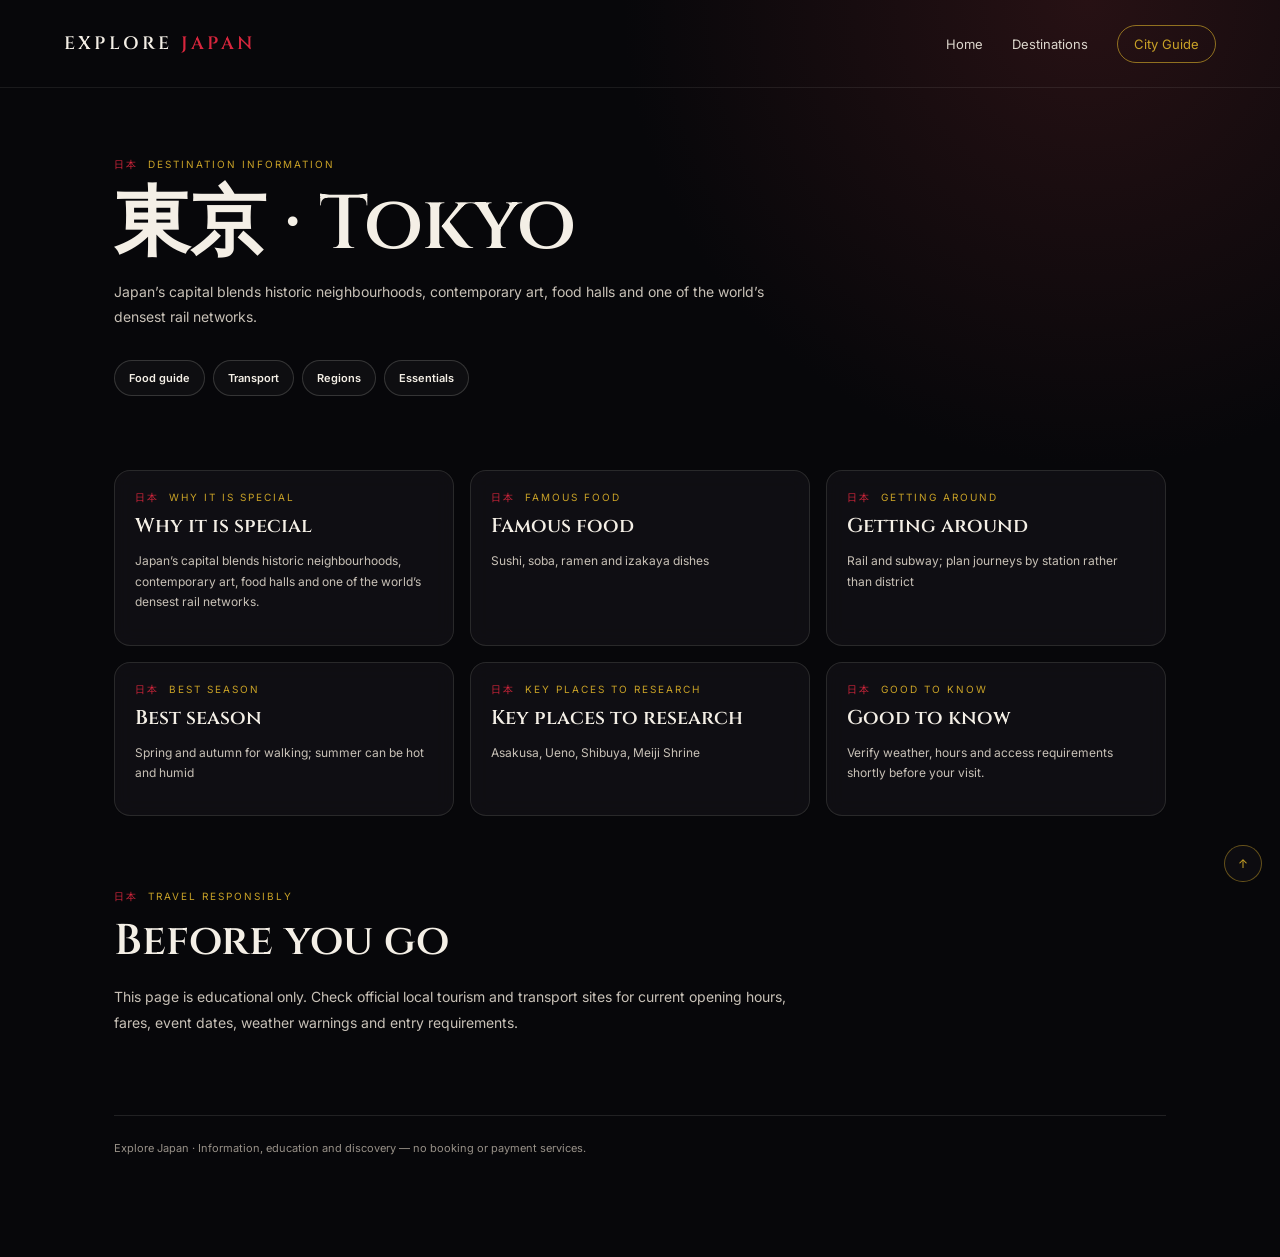
<file: booking.html>
<!doctype html><html lang="en"><head><meta charset="utf-8"><meta name="viewport" content="width=device-width,initial-scale=1"><title>City Guide | Explore Japan</title><link rel="preconnect" href="https://fonts.googleapis.com"><link rel="preconnect" href="https://fonts.gstatic.com" crossorigin><link href="https://fonts.googleapis.com/css2?family=Cinzel:wght@500;600;700&family=Inter:wght@400;500;600&display=swap" rel="stylesheet"><link rel="stylesheet" href="info.css"></head><body><nav><a class="brand" href="index.html">EXPLORE <em>JAPAN</em></a><div class="navlinks"><a href="index.html">Home</a><a href="destinations.html">Destinations</a><a class="cta active" href="booking.html">City Guide</a></div></nav><main class="wrap"><div class="eyebrow">Destination information</div><h1 id="title">Explore Japan</h1><p class="intro" id="intro">Choose a destination card to see practical travel information.</p><div class="jump"><a class="pill" href="food.html">Food guide</a><a class="pill" href="transport.html">Transport</a><a class="pill" href="regions.html">Regions</a><a class="pill" href="essentials.html">Essentials</a></div><section><div class="grid" id="facts"></div></section><section><div class="eyebrow">Travel responsibly</div><h2>Before you go</h2><p class="intro">This page is educational only. Check official local tourism and transport sites for current opening hours, fares, event dates, weather warnings and entry requirements.</p></section><div class="footer">Explore Japan · Information, education and discovery — no booking or payment services.</div></main><a class="back" href="#top">↑</a><script>const info={Tokyo:{jp:'東京',why:'Japan’s capital blends historic neighbourhoods, contemporary art, food halls and one of the world’s densest rail networks.',food:'Sushi, soba, ramen and izakaya dishes',move:'Rail and subway; plan journeys by station rather than district',season:'Spring and autumn for walking; summer can be hot and humid',see:'Asakusa, Ueno, Shibuya, Meiji Shrine'},Kyoto:{jp:'京都',why:'A former imperial capital known for temples, gardens, tea culture and crafts.',food:'Matcha sweets, tofu cuisine, kaiseki and yudofu',move:'City buses, rail lines and cycling; leave extra time for popular areas',season:'Spring blossoms and autumn foliage are busy; early mornings are calmer',see:'Fushimi Inari, Arashiyama, Gion, Kiyomizu-dera'},Osaka:{jp:'大阪',why:'A friendly, energetic city celebrated for food, canals and nightlife.',food:'Takoyaki, okonomiyaki, kushikatsu and udon',move:'Metro and JR lines make central districts easy to navigate',season:'Spring and autumn are comfortable; plan indoor breaks in summer',see:'Dotonbori, Osaka Castle, Shinsekai, Kuromon Market'},Hokkaido:{jp:'北海道',why:'Japan’s northern island of snow, national parks, farms and seafood.',food:'Miso ramen, crab, dairy, soup curry and fresh seafood',move:'Rail works between major towns; rural routes can be sparse',season:'Winter for snow; summer for cooler weather and hiking',see:'Sapporo, Furano, Otaru, national parks'},Hiroshima:{jp:'広島',why:'A river city of remembrance, gardens and access to sacred Miyajima.',food:'Layered Hiroshima-style okonomiyaki and oysters',move:'Trams, local rail, buses and ferry connections to Miyajima',season:'Spring and autumn suit city sightseeing and island walks',see:'Peace Memorial Park, Miyajima, Shukkeien Garden'},Okinawa:{jp:'沖縄',why:'A subtropical island region with Ryukyuan culture, beaches and reefs.',food:'Okinawa soba, goya champuru, taco rice and purple sweet potato',move:'Local buses serve main routes; a car can help beyond central areas',season:'Warm most of the year; monitor typhoon information in season',see:'Naha, Shuri Castle area, coastal viewpoints, island ferries'}};const chosen=new URLSearchParams(location.search).get('destination');const d=info[chosen]||info.Tokyo;document.title=d.jp+' | Explore Japan';document.querySelector('#title').innerHTML=d.jp+' · '+(chosen||'Tokyo');document.querySelector('#intro').textContent=d.why;document.querySelector('#facts').innerHTML=[['Why it is special',d.why],['Famous food',d.food],['Getting around',d.move],['Best season',d.season],['Key places to research',d.see],['Good to know','Verify weather, hours and access requirements shortly before your visit.']].map(x=>`<article class="card"><div class="eyebrow">${x[0]}</div><h3>${x[0]}</h3><p>${x[1]}</p></article>`).join('');</script></body></html>
</file>
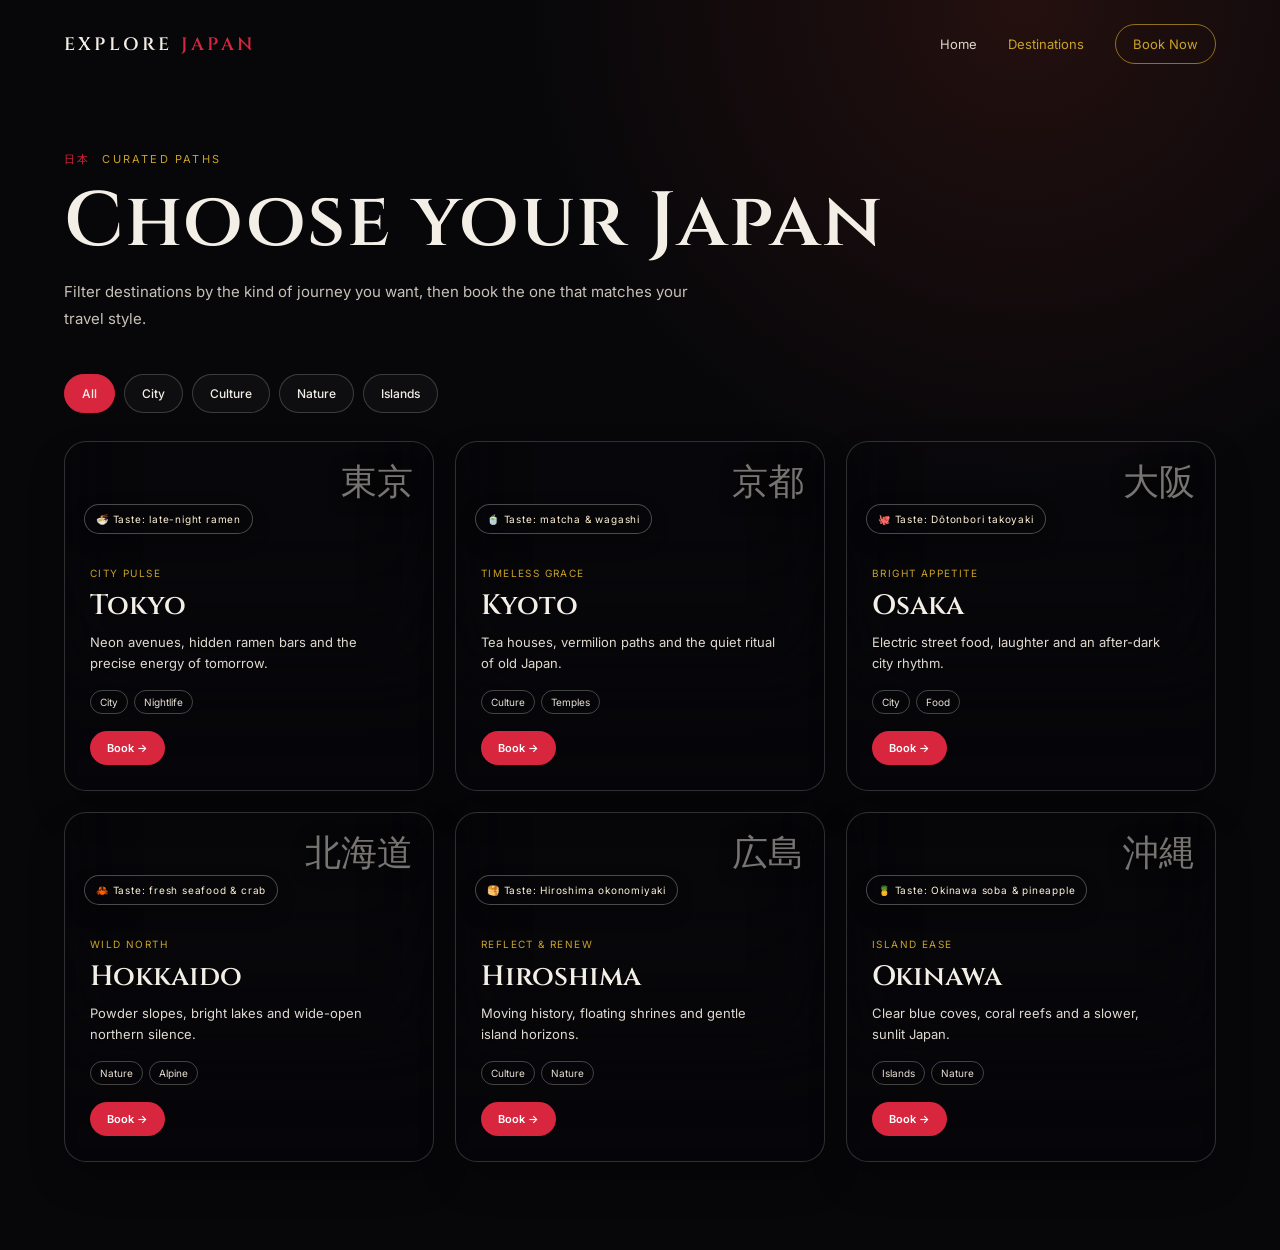
<file: destinations.html>
<!doctype html><html lang="en"><head><meta charset="utf-8"><meta name="viewport" content="width=device-width,initial-scale=1"><title>Destinations — Explore Japan</title><link rel="preconnect" href="https://fonts.googleapis.com"><link rel="preconnect" href="https://fonts.gstatic.com" crossorigin><link href="https://fonts.googleapis.com/css2?family=Cinzel:wght@500;600;700&family=Inter:wght@400;500;600&display=swap" rel="stylesheet"><style>
:root{--bg:#07070a;--ink:#f4efe6;--red:#d7263d;--gold:#c9a227}*{box-sizing:border-box}body{margin:0;background:radial-gradient(circle at 80% 0,#24100f 0,transparent 31%),var(--bg);color:var(--ink);font-family:Inter,Arial,sans-serif}nav{height:88px;display:flex;align-items:center;justify-content:space-between;max-width:1280px;padding:0 5vw;margin:auto}.brand{font:600 18px Cinzel,serif;letter-spacing:.18em;color:var(--ink);text-decoration:none}.brand em{font-style:normal;color:var(--red)}.navlinks{display:flex;gap:31px;align-items:center}.navlinks a{font-size:13px;color:#ddd7cd;text-decoration:none}.navlinks a:hover,.navlinks .active{color:var(--gold)}.navlinks .cta{border:1px solid #c9a227aa;border-radius:999px;padding:11px 17px;color:var(--gold)}.hamburger,.mobile{display:none}.wrap{max-width:1280px;margin:auto;padding:64px 5vw 88px}.kicker{color:var(--gold);font-size:11px;letter-spacing:.2em;text-transform:uppercase}.kicker:before{content:'日本';color:var(--red);margin-right:12px}h1{font:600 clamp(42px,6vw,78px)/1.05 Cinzel,serif;letter-spacing:.02em;margin:15px 0}.intro{max-width:640px;color:#c8c1b7;line-height:1.8;font-size:15px}.filters{display:flex;gap:9px;flex-wrap:wrap;margin:42px 0 28px}.filter{border:1px solid #f4efe633;background:#ffffff08;border-radius:999px;padding:11px 17px;color:var(--ink);cursor:pointer;font:500 12px Inter}.filter.active,.filter:hover{background:var(--red);border-color:var(--red)}.grid{display:grid;grid-template-columns:repeat(3,1fr);gap:21px;perspective:1200px}.card{min-height:350px;padding:25px;display:flex;flex-direction:column;justify-content:flex-end;position:relative;overflow:hidden;border:1px solid #f4efe62c;border-radius:22px;background-image:linear-gradient(0deg,#08080b 6%,#08080b18 75%),var(--image);background-size:cover;background-position:center;transition:transform .45s cubic-bezier(.2,.8,.2,1),border-color .35s,box-shadow .35s;box-shadow:inset 0 -110px 65px #07070ae8,0 19px 35px #00000042;transform-style:preserve-3d}.card:hover{transform:translateY(-12px) rotateX(3deg) rotateY(-3deg);border-color:#c9a227c4;box-shadow:inset 0 -110px 65px #07070ae8,0 30px 48px #0000009a}.card.hide{display:none}.card:before{content:attr(data-kanji);position:absolute;right:20px;top:16px;color:#f4efe67a;text-shadow:0 3px 16px #000;font:500 36px Cinzel,serif;transform:translateZ(32px)}.food{position:absolute;top:62px;left:19px;padding:8px 11px;border:1px solid #f4efe64a;border-radius:999px;background:#08080a9c;backdrop-filter:blur(9px);color:#fff1d5;font-size:10px;letter-spacing:.08em;transform:translateZ(25px);box-shadow:0 8px 18px #0005}.card small,.card h2,.card p,.tags,.book{transform:translateZ(22px)}.card small{color:var(--gold);letter-spacing:.14em;text-transform:uppercase;font-size:10px;position:relative}.card h2{font:600 28px Cinzel,serif;margin:8px 0;position:relative}.card p{font-size:13px;color:#e0d9d0;line-height:1.6;margin:0 0 16px;max-width:300px;position:relative}.tags{display:flex;gap:6px;flex-wrap:wrap;margin-bottom:17px;position:relative}.tag{font-size:10px;border:1px solid #f4efe644;border-radius:999px;padding:5px 9px;color:#e8dfd3}.book{position:relative;align-self:flex-start;background:var(--red);border:0;border-radius:999px;color:#fff;padding:10px 17px;text-decoration:none;font-size:11px;font-weight:600;transition:.2s}.book:hover{background:#e13950}@media(max-width:860px){.grid{grid-template-columns:repeat(2,1fr)}.navlinks{display:none}.hamburger{display:block;border:0;background:none;color:#fff;font-size:25px}.mobile{position:absolute;display:none;top:75px;right:5vw;background:#151318f5;border:1px solid #ffffff22;border-radius:14px;padding:8px;width:190px;z-index:3}.mobile.open{display:grid}.mobile a{color:#fff;text-decoration:none;padding:10px;font-size:13px}}@media(max-width:560px){nav{height:72px}.brand{font-size:15px}.wrap{padding-top:40px}.grid{grid-template-columns:1fr}.card{min-height:305px}.intro{font-size:14px}.filters{margin-top:30px}}
</style></head><body><nav><a class="brand" href="index.html">EXPLORE <em>JAPAN</em></a><div class="navlinks"><a href="index.html">Home</a><a class="active" href="destinations.html">Destinations</a><a class="cta" href="booking.html">Book Now</a></div><button class="hamburger">☰</button><div class="mobile"><a href="index.html">Home</a><a href="destinations.html">Destinations</a><a href="booking.html">Book Now</a></div></nav><main class="wrap"><div class="kicker">Curated paths</div><h1>Choose your Japan</h1><p class="intro">Filter destinations by the kind of journey you want, then book the one that matches your travel style.</p><div class="filters"><button class="filter active" data-filter="all">All</button><button class="filter" data-filter="city">City</button><button class="filter" data-filter="culture">Culture</button><button class="filter" data-filter="nature">Nature</button><button class="filter" data-filter="islands">Islands</button></div><section class="grid">
<article class="card" data-type="city" data-kanji="東京" style="--image:url('https://images.unsplash.com/photo-1681520349985-ed3e40fd2e69?auto=format&amp;fit=crop&amp;w=1200&amp;q=85')"><div class="food">🍜 Taste: late-night ramen</div><small>City pulse</small><h2>Tokyo</h2><p>Neon avenues, hidden ramen bars and the precise energy of tomorrow.</p><div class="tags"><span class="tag">City</span><span class="tag">Nightlife</span></div><a class="book" href="booking.html?destination=Tokyo">Book →</a></article>
<article class="card" data-type="culture" data-kanji="京都" style="--image:url('https://images.unsplash.com/photo-1493976040374-85c8e12f0c0e?auto=format&amp;fit=crop&amp;w=1200&amp;q=85')"><div class="food">🍵 Taste: matcha &amp; wagashi</div><small>Timeless grace</small><h2>Kyoto</h2><p>Tea houses, vermilion paths and the quiet ritual of old Japan.</p><div class="tags"><span class="tag">Culture</span><span class="tag">Temples</span></div><a class="book" href="booking.html?destination=Kyoto">Book →</a></article>
<article class="card" data-type="city" data-kanji="大阪" style="--image:url('https://xx.bstatic.com/xdata/images/xphoto/max2000/677606094.jpg?k=1b58f8742110557178730726f8ccfa9b702cf0a7b9eb67f8485381e78063d3bf&amp;o=')"><div class="food">🐙 Taste: Dōtonbori takoyaki</div><small>Bright appetite</small><h2>Osaka</h2><p>Electric street food, laughter and an after-dark city rhythm.</p><div class="tags"><span class="tag">City</span><span class="tag">Food</span></div><a class="book" href="booking.html?destination=Osaka">Book →</a></article>
<article class="card" data-type="nature" data-kanji="北海道" style="--image:url('https://images.unsplash.com/photo-1490806843957-31f4c9a91c65?auto=format&amp;fit=crop&amp;w=1200&amp;q=85')"><div class="food">🦀 Taste: fresh seafood &amp; crab</div><small>Wild north</small><h2>Hokkaido</h2><p>Powder slopes, bright lakes and wide-open northern silence.</p><div class="tags"><span class="tag">Nature</span><span class="tag">Alpine</span></div><a class="book" href="booking.html?destination=Hokkaido">Book →</a></article>
<article class="card" data-type="culture nature" data-kanji="広島" style="--image:url('https://images.unsplash.com/photo-1536098561742-ca998e48cbcc?auto=format&amp;fit=crop&amp;w=1200&amp;q=85')"><div class="food">🥞 Taste: Hiroshima okonomiyaki</div><small>Reflect &amp; renew</small><h2>Hiroshima</h2><p>Moving history, floating shrines and gentle island horizons.</p><div class="tags"><span class="tag">Culture</span><span class="tag">Nature</span></div><a class="book" href="booking.html?destination=Hiroshima">Book →</a></article>
<article class="card" data-type="islands nature" data-kanji="沖縄" style="--image:url('https://images.unsplash.com/photo-1507525428034-b723cf961d3e?auto=format&amp;fit=crop&amp;w=1200&amp;q=85')"><div class="food">🍍 Taste: Okinawa soba &amp; pineapple</div><small>Island ease</small><h2>Okinawa</h2><p>Clear blue coves, coral reefs and a slower, sunlit Japan.</p><div class="tags"><span class="tag">Islands</span><span class="tag">Nature</span></div><a class="book" href="booking.html?destination=Okinawa">Book →</a></article></section></main><script>const menu=document.querySelector('.mobile');document.querySelector('.hamburger').onclick=()=>menu.classList.toggle('open');document.querySelectorAll('.filter').forEach(b=>b.onclick=()=>{document.querySelector('.filter.active').classList.remove('active');b.classList.add('active');document.querySelectorAll('.card').forEach(c=>c.classList.toggle('hide',b.dataset.filter!=='all'&&!c.dataset.type.includes(b.dataset.filter)))})</script></body></html>
</file>
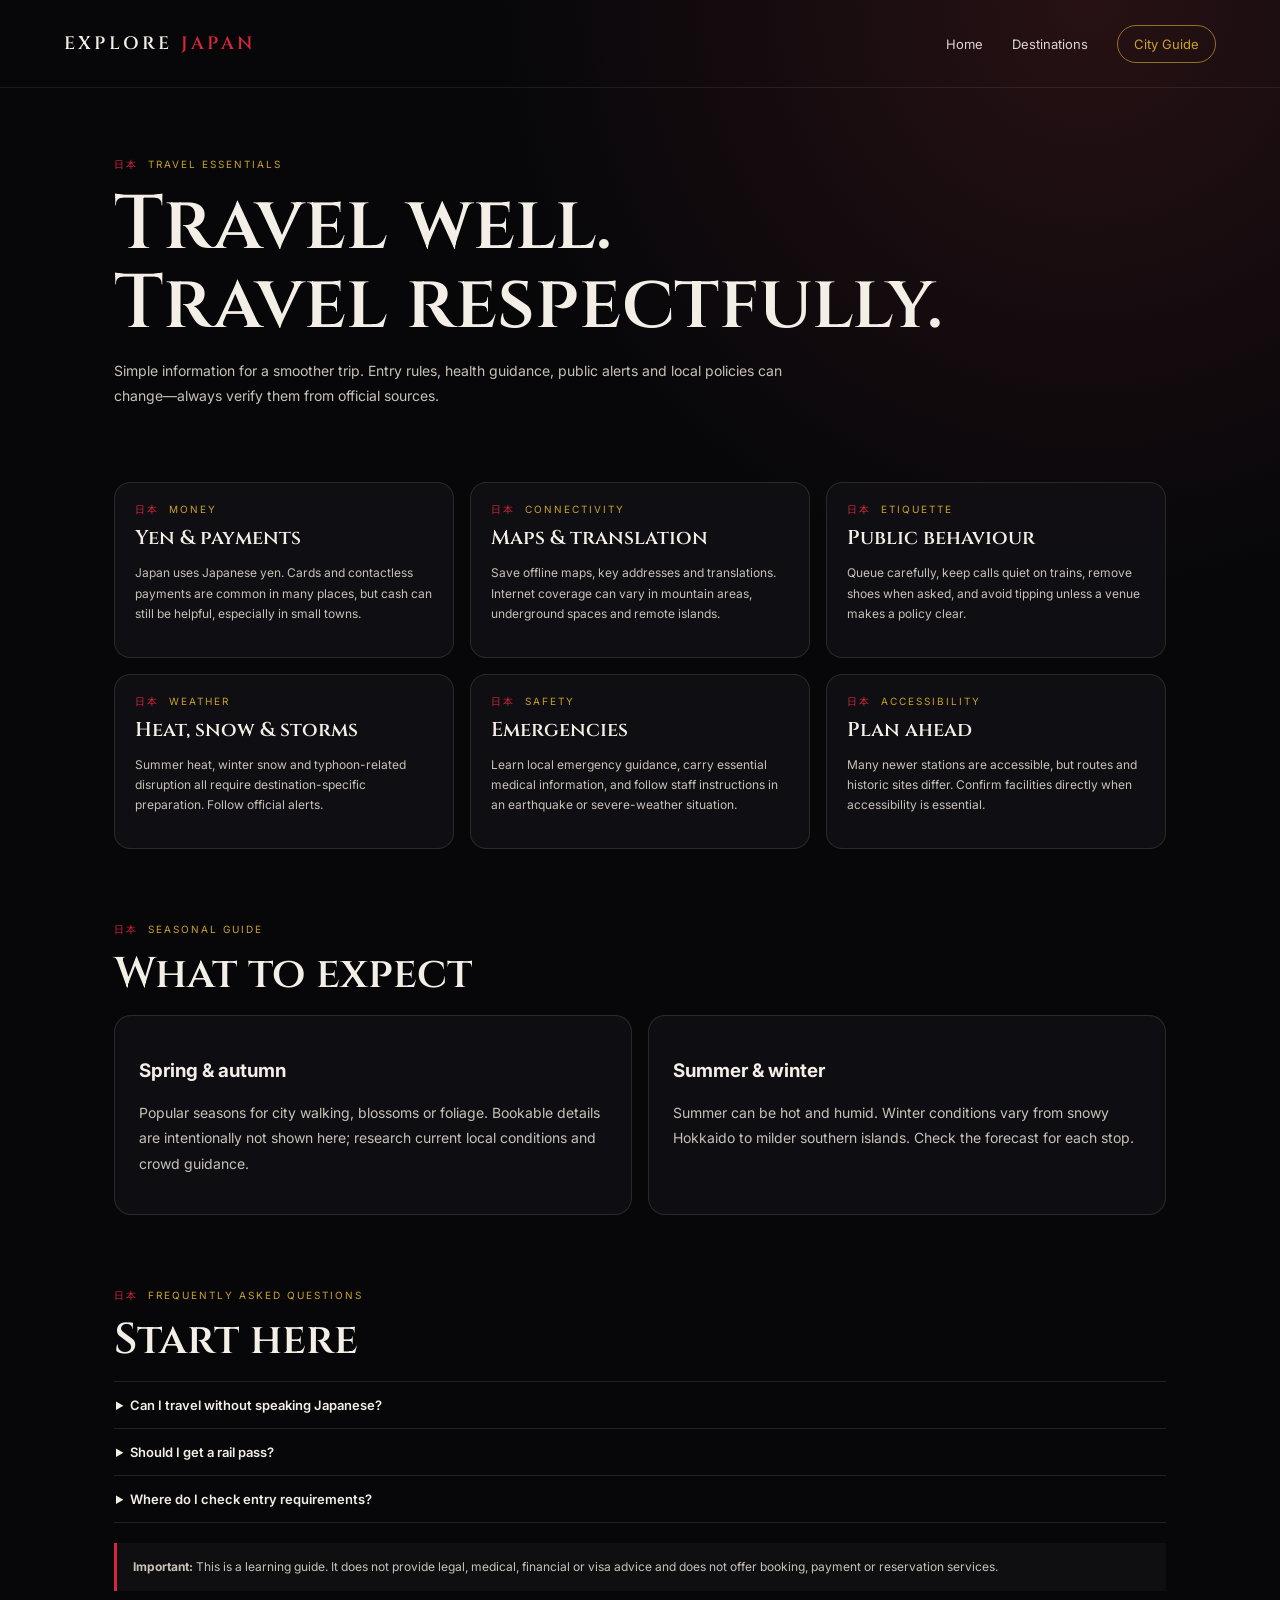
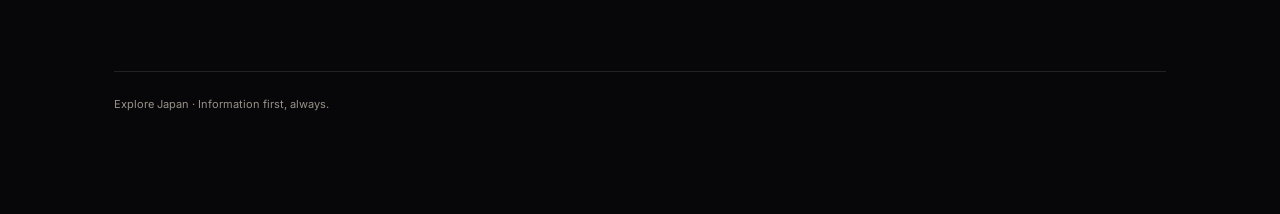
<file: essentials.html>
<!doctype html><html lang="en"><head><meta charset="utf-8"><meta name="viewport" content="width=device-width,initial-scale=1"><title>Travel Essentials | Explore Japan</title><link rel="preconnect" href="https://fonts.googleapis.com"><link rel="preconnect" href="https://fonts.gstatic.com" crossorigin><link href="https://fonts.googleapis.com/css2?family=Cinzel:wght@500;600;700&family=Inter:wght@400;500;600&display=swap" rel="stylesheet"><link rel="stylesheet" href="info.css"></head><body><nav><a class="brand" href="index.html">EXPLORE <em>JAPAN</em></a><div class="navlinks"><a href="index.html">Home</a><a href="destinations.html">Destinations</a><a class="cta" href="booking.html">City Guide</a></div></nav><main class="wrap"><div class="eyebrow">Travel essentials</div><h1>Travel well.<br>Travel respectfully.</h1><p class="intro">Simple information for a smoother trip. Entry rules, health guidance, public alerts and local policies can change—always verify them from official sources.</p><section class="grid"><article class="card"><div class="eyebrow">Money</div><h3>Yen & payments</h3><p>Japan uses Japanese yen. Cards and contactless payments are common in many places, but cash can still be helpful, especially in small towns.</p></article><article class="card"><div class="eyebrow">Connectivity</div><h3>Maps & translation</h3><p>Save offline maps, key addresses and translations. Internet coverage can vary in mountain areas, underground spaces and remote islands.</p></article><article class="card"><div class="eyebrow">Etiquette</div><h3>Public behaviour</h3><p>Queue carefully, keep calls quiet on trains, remove shoes when asked, and avoid tipping unless a venue makes a policy clear.</p></article><article class="card"><div class="eyebrow">Weather</div><h3>Heat, snow & storms</h3><p>Summer heat, winter snow and typhoon-related disruption all require destination-specific preparation. Follow official alerts.</p></article><article class="card"><div class="eyebrow">Safety</div><h3>Emergencies</h3><p>Learn local emergency guidance, carry essential medical information, and follow staff instructions in an earthquake or severe-weather situation.</p></article><article class="card"><div class="eyebrow">Accessibility</div><h3>Plan ahead</h3><p>Many newer stations are accessible, but routes and historic sites differ. Confirm facilities directly when accessibility is essential.</p></article></section><section><div class="eyebrow">Seasonal guide</div><h2>What to expect</h2><div class="two"><div class="dark-card"><h3>Spring & autumn</h3><p class="intro">Popular seasons for city walking, blossoms or foliage. Bookable details are intentionally not shown here; research current local conditions and crowd guidance.</p></div><div class="dark-card"><h3>Summer & winter</h3><p class="intro">Summer can be hot and humid. Winter conditions vary from snowy Hokkaido to milder southern islands. Check the forecast for each stop.</p></div></div></section><section><div class="eyebrow">Frequently asked questions</div><h2>Start here</h2><div class="faq"><details><summary>Can I travel without speaking Japanese?</summary><p>Many transport signs and visitor sites in major areas include English. Translation tools, saved addresses and patient communication are valuable outside the biggest cities.</p></details><details><summary>Should I get a rail pass?</summary><p>Compare a current official pass’s terms with your exact itinerary. Eligibility, coverage and fare rules can change, so use official information before buying anything.</p></details><details><summary>Where do I check entry requirements?</summary><p>Consult Japan’s official diplomatic and immigration sources for your nationality, and check your own government’s travel advice.</p></details></div></section><div class="notice"><strong>Important:</strong> This is a learning guide. It does not provide legal, medical, financial or visa advice and does not offer booking, payment or reservation services.</div><div class="footer">Explore Japan · Information first, always.</div></main></body></html>
</file>
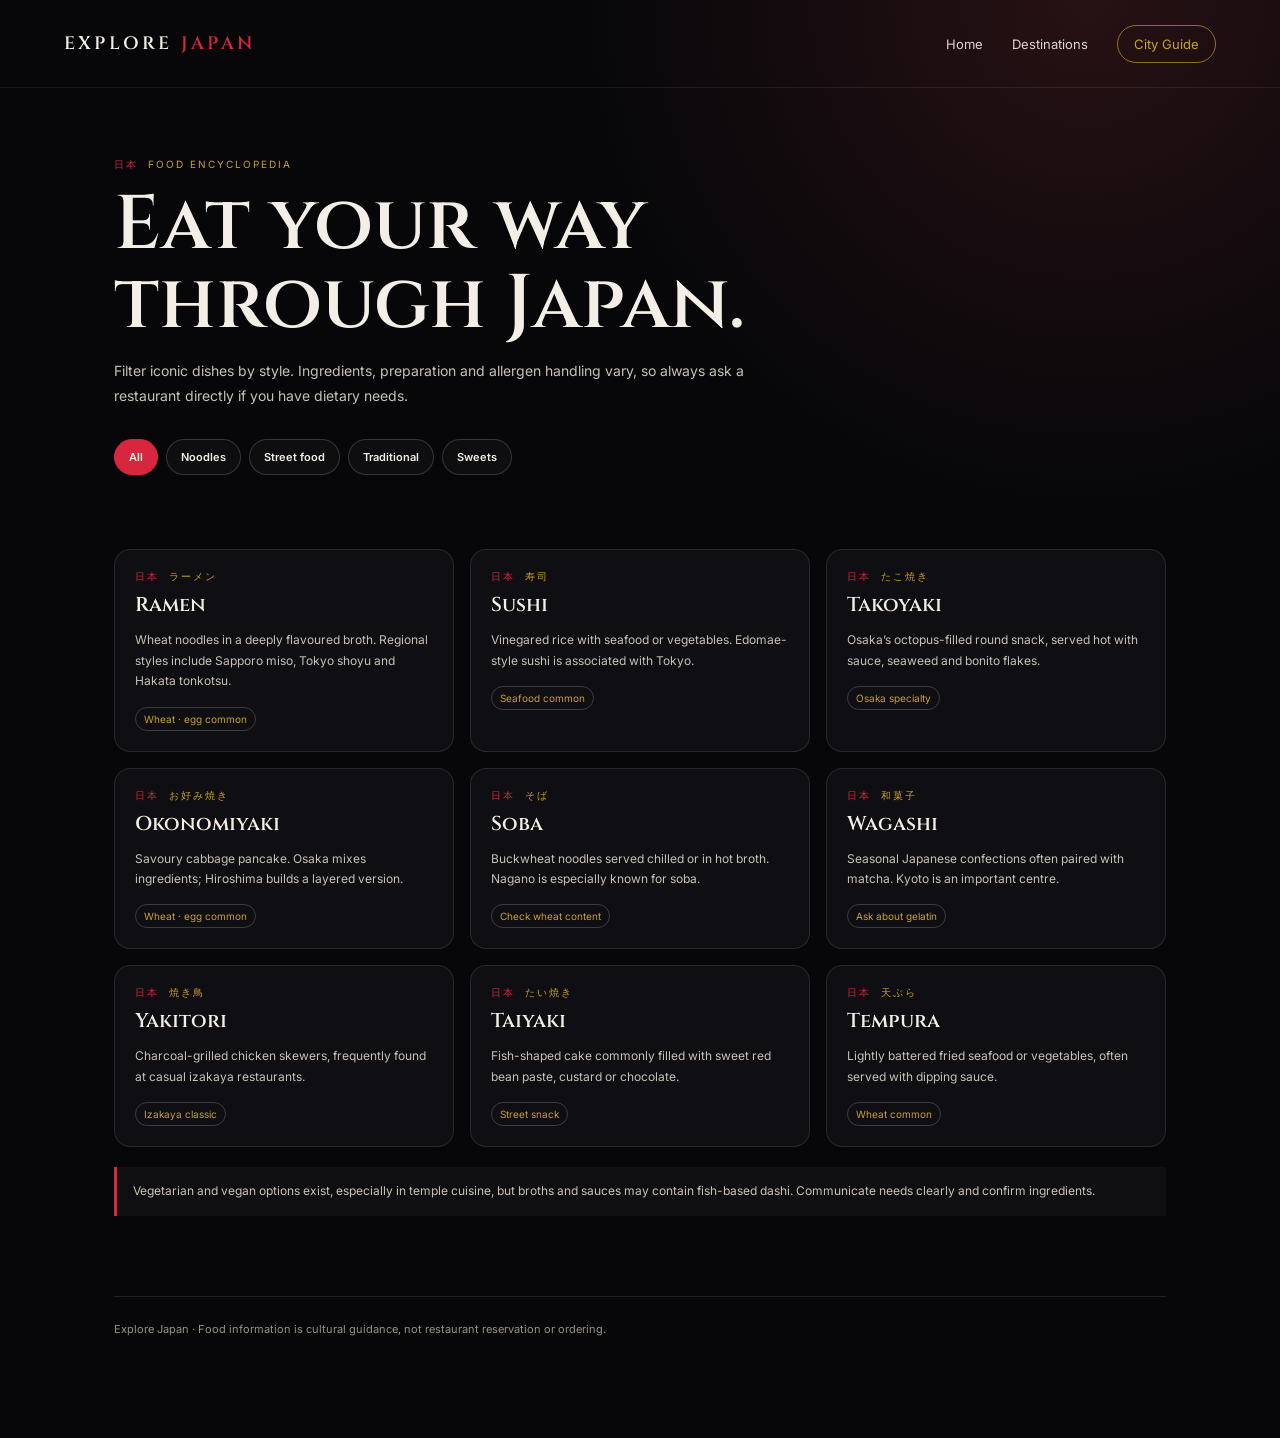
<file: food.html>
<!doctype html><html lang="en"><head><meta charset="utf-8"><meta name="viewport" content="width=device-width,initial-scale=1"><title>Food Guide | Explore Japan</title><link rel="preconnect" href="https://fonts.googleapis.com"><link rel="preconnect" href="https://fonts.gstatic.com" crossorigin><link href="https://fonts.googleapis.com/css2?family=Cinzel:wght@500;600;700&family=Inter:wght@400;500;600&display=swap" rel="stylesheet"><link rel="stylesheet" href="info.css"></head><body><nav><a class="brand" href="index.html">EXPLORE <em>JAPAN</em></a><div class="navlinks"><a href="index.html">Home</a><a href="destinations.html">Destinations</a><a class="cta" href="booking.html">City Guide</a></div></nav><main class="wrap"><div class="eyebrow">Food encyclopedia</div><h1>Eat your way<br>through Japan.</h1><p class="intro">Filter iconic dishes by style. Ingredients, preparation and allergen handling vary, so always ask a restaurant directly if you have dietary needs.</p><div class="filters"><button class="filter active" data-f="all">All</button><button class="filter" data-f="noodle">Noodles</button><button class="filter" data-f="street">Street food</button><button class="filter" data-f="traditional">Traditional</button><button class="filter" data-f="sweet">Sweets</button></div><section><div class="grid" id="foods"><article class="card" data-t="noodle"><div class="eyebrow">ラーメン</div><h3>Ramen</h3><p>Wheat noodles in a deeply flavoured broth. Regional styles include Sapporo miso, Tokyo shoyu and Hakata tonkotsu.</p><span class="tag">Wheat · egg common</span></article><article class="card" data-t="traditional"><div class="eyebrow">寿司</div><h3>Sushi</h3><p>Vinegared rice with seafood or vegetables. Edomae-style sushi is associated with Tokyo.</p><span class="tag">Seafood common</span></article><article class="card" data-t="street"><div class="eyebrow">たこ焼き</div><h3>Takoyaki</h3><p>Osaka’s octopus-filled round snack, served hot with sauce, seaweed and bonito flakes.</p><span class="tag">Osaka specialty</span></article><article class="card" data-t="traditional"><div class="eyebrow">お好み焼き</div><h3>Okonomiyaki</h3><p>Savoury cabbage pancake. Osaka mixes ingredients; Hiroshima builds a layered version.</p><span class="tag">Wheat · egg common</span></article><article class="card" data-t="noodle"><div class="eyebrow">そば</div><h3>Soba</h3><p>Buckwheat noodles served chilled or in hot broth. Nagano is especially known for soba.</p><span class="tag">Check wheat content</span></article><article class="card" data-t="sweet"><div class="eyebrow">和菓子</div><h3>Wagashi</h3><p>Seasonal Japanese confections often paired with matcha. Kyoto is an important centre.</p><span class="tag">Ask about gelatin</span></article><article class="card" data-t="street"><div class="eyebrow">焼き鳥</div><h3>Yakitori</h3><p>Charcoal-grilled chicken skewers, frequently found at casual izakaya restaurants.</p><span class="tag">Izakaya classic</span></article><article class="card" data-t="sweet"><div class="eyebrow">たい焼き</div><h3>Taiyaki</h3><p>Fish-shaped cake commonly filled with sweet red bean paste, custard or chocolate.</p><span class="tag">Street snack</span></article><article class="card" data-t="traditional"><div class="eyebrow">天ぷら</div><h3>Tempura</h3><p>Lightly battered fried seafood or vegetables, often served with dipping sauce.</p><span class="tag">Wheat common</span></article></div></section><div class="notice">Vegetarian and vegan options exist, especially in temple cuisine, but broths and sauces may contain fish-based dashi. Communicate needs clearly and confirm ingredients.</div><div class="footer">Explore Japan · Food information is cultural guidance, not restaurant reservation or ordering.</div></main><script>document.querySelectorAll('.filter').forEach(b=>b.onclick=()=>{document.querySelector('.filter.active').classList.remove('active');b.classList.add('active');document.querySelectorAll('#foods .card').forEach(c=>c.style.display=b.dataset.f==='all'||c.dataset.t.includes(b.dataset.f)?'block':'none')})</script></body></html>
</file>
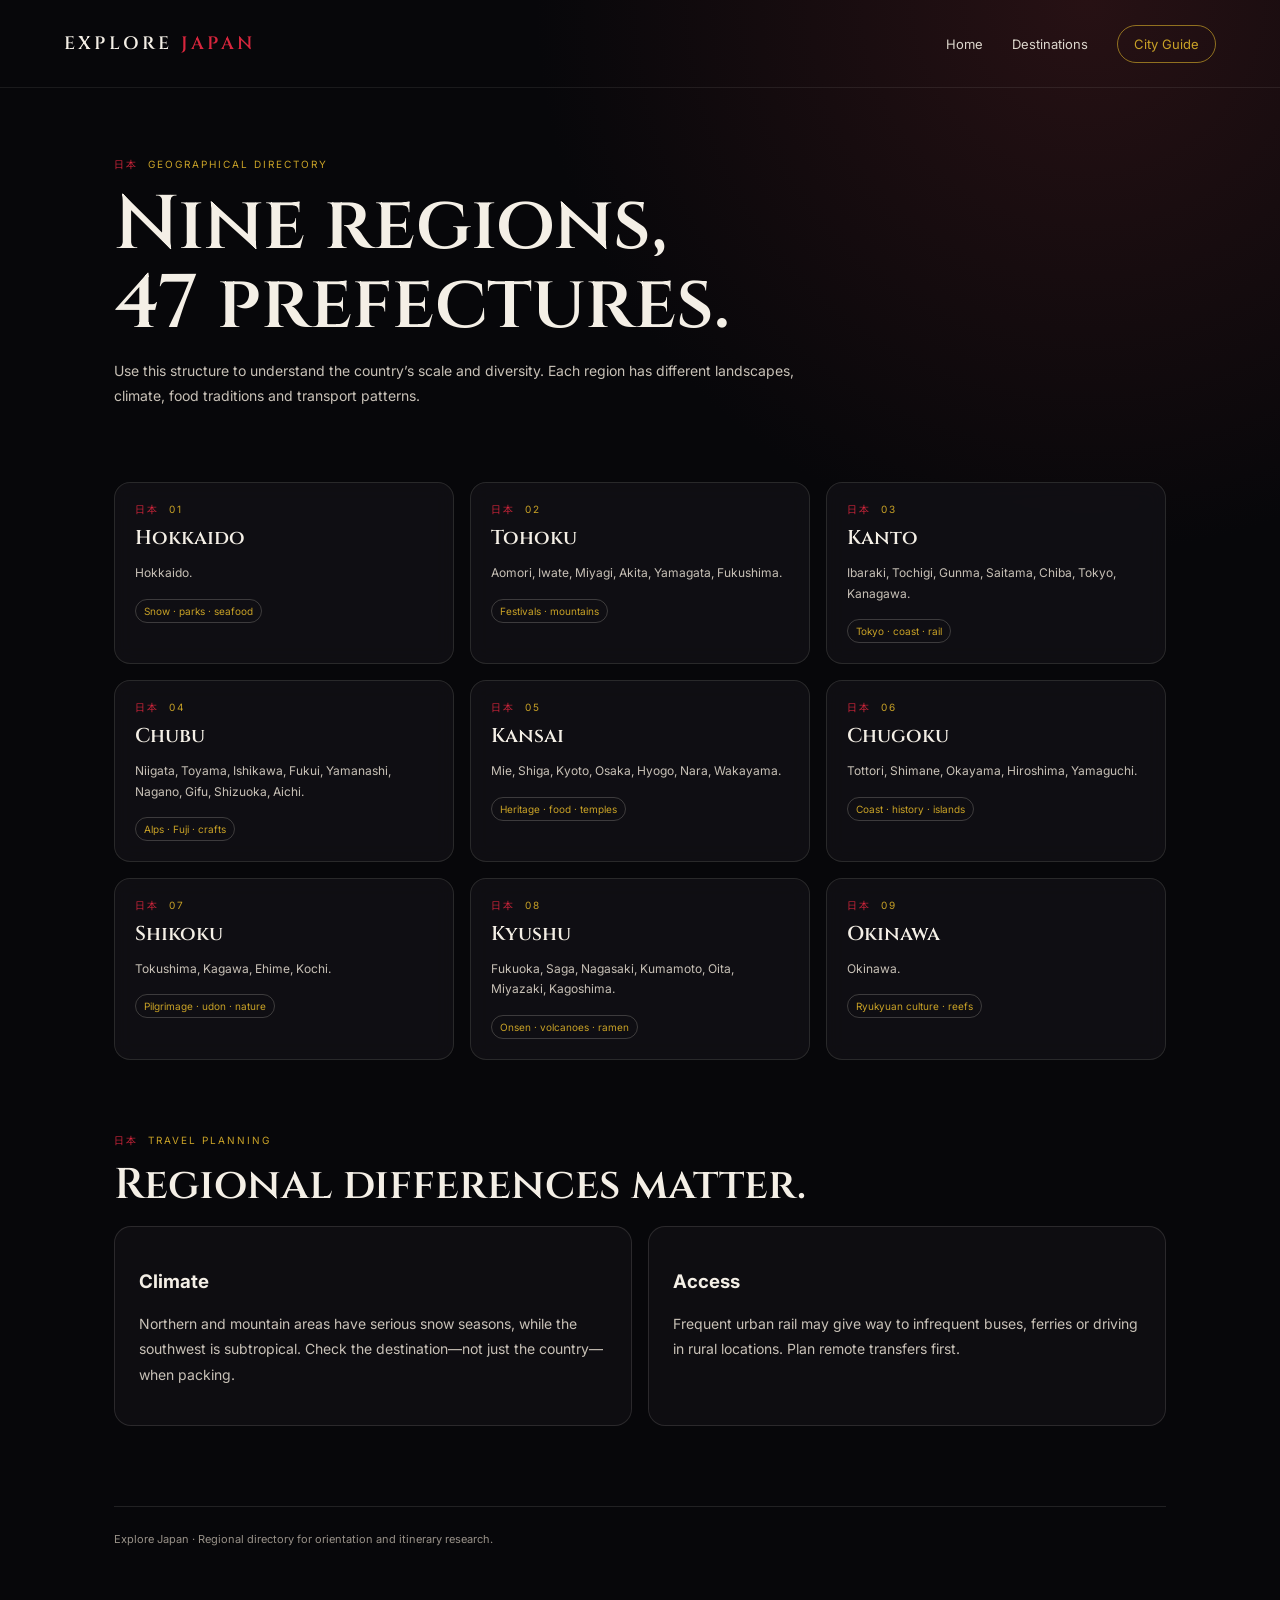
<file: regions.html>
<!doctype html><html lang="en"><head><meta charset="utf-8"><meta name="viewport" content="width=device-width,initial-scale=1"><title>Regions & Prefectures | Explore Japan</title><link rel="preconnect" href="https://fonts.googleapis.com"><link rel="preconnect" href="https://fonts.gstatic.com" crossorigin><link href="https://fonts.googleapis.com/css2?family=Cinzel:wght@500;600;700&family=Inter:wght@400;500;600&display=swap" rel="stylesheet"><link rel="stylesheet" href="info.css"></head><body><nav><a class="brand" href="index.html">EXPLORE <em>JAPAN</em></a><div class="navlinks"><a href="index.html">Home</a><a href="destinations.html">Destinations</a><a class="cta" href="booking.html">City Guide</a></div></nav><main class="wrap"><div class="eyebrow">Geographical directory</div><h1>Nine regions,<br>47 prefectures.</h1><p class="intro">Use this structure to understand the country’s scale and diversity. Each region has different landscapes, climate, food traditions and transport patterns.</p><section class="grid"><article class="card"><div class="eyebrow">01</div><h3>Hokkaido</h3><p>Hokkaido.</p><span class="tag">Snow · parks · seafood</span></article><article class="card"><div class="eyebrow">02</div><h3>Tohoku</h3><p>Aomori, Iwate, Miyagi, Akita, Yamagata, Fukushima.</p><span class="tag">Festivals · mountains</span></article><article class="card"><div class="eyebrow">03</div><h3>Kanto</h3><p>Ibaraki, Tochigi, Gunma, Saitama, Chiba, Tokyo, Kanagawa.</p><span class="tag">Tokyo · coast · rail</span></article><article class="card"><div class="eyebrow">04</div><h3>Chubu</h3><p>Niigata, Toyama, Ishikawa, Fukui, Yamanashi, Nagano, Gifu, Shizuoka, Aichi.</p><span class="tag">Alps · Fuji · crafts</span></article><article class="card"><div class="eyebrow">05</div><h3>Kansai</h3><p>Mie, Shiga, Kyoto, Osaka, Hyogo, Nara, Wakayama.</p><span class="tag">Heritage · food · temples</span></article><article class="card"><div class="eyebrow">06</div><h3>Chugoku</h3><p>Tottori, Shimane, Okayama, Hiroshima, Yamaguchi.</p><span class="tag">Coast · history · islands</span></article><article class="card"><div class="eyebrow">07</div><h3>Shikoku</h3><p>Tokushima, Kagawa, Ehime, Kochi.</p><span class="tag">Pilgrimage · udon · nature</span></article><article class="card"><div class="eyebrow">08</div><h3>Kyushu</h3><p>Fukuoka, Saga, Nagasaki, Kumamoto, Oita, Miyazaki, Kagoshima.</p><span class="tag">Onsen · volcanoes · ramen</span></article><article class="card"><div class="eyebrow">09</div><h3>Okinawa</h3><p>Okinawa.</p><span class="tag">Ryukyuan culture · reefs</span></article></section><section><div class="eyebrow">Travel planning</div><h2>Regional differences matter.</h2><div class="two"><div class="dark-card"><h3>Climate</h3><p class="intro">Northern and mountain areas have serious snow seasons, while the southwest is subtropical. Check the destination—not just the country—when packing.</p></div><div class="dark-card"><h3>Access</h3><p class="intro">Frequent urban rail may give way to infrequent buses, ferries or driving in rural locations. Plan remote transfers first.</p></div></div></section><div class="footer">Explore Japan · Regional directory for orientation and itinerary research.</div></main></body></html>
</file>
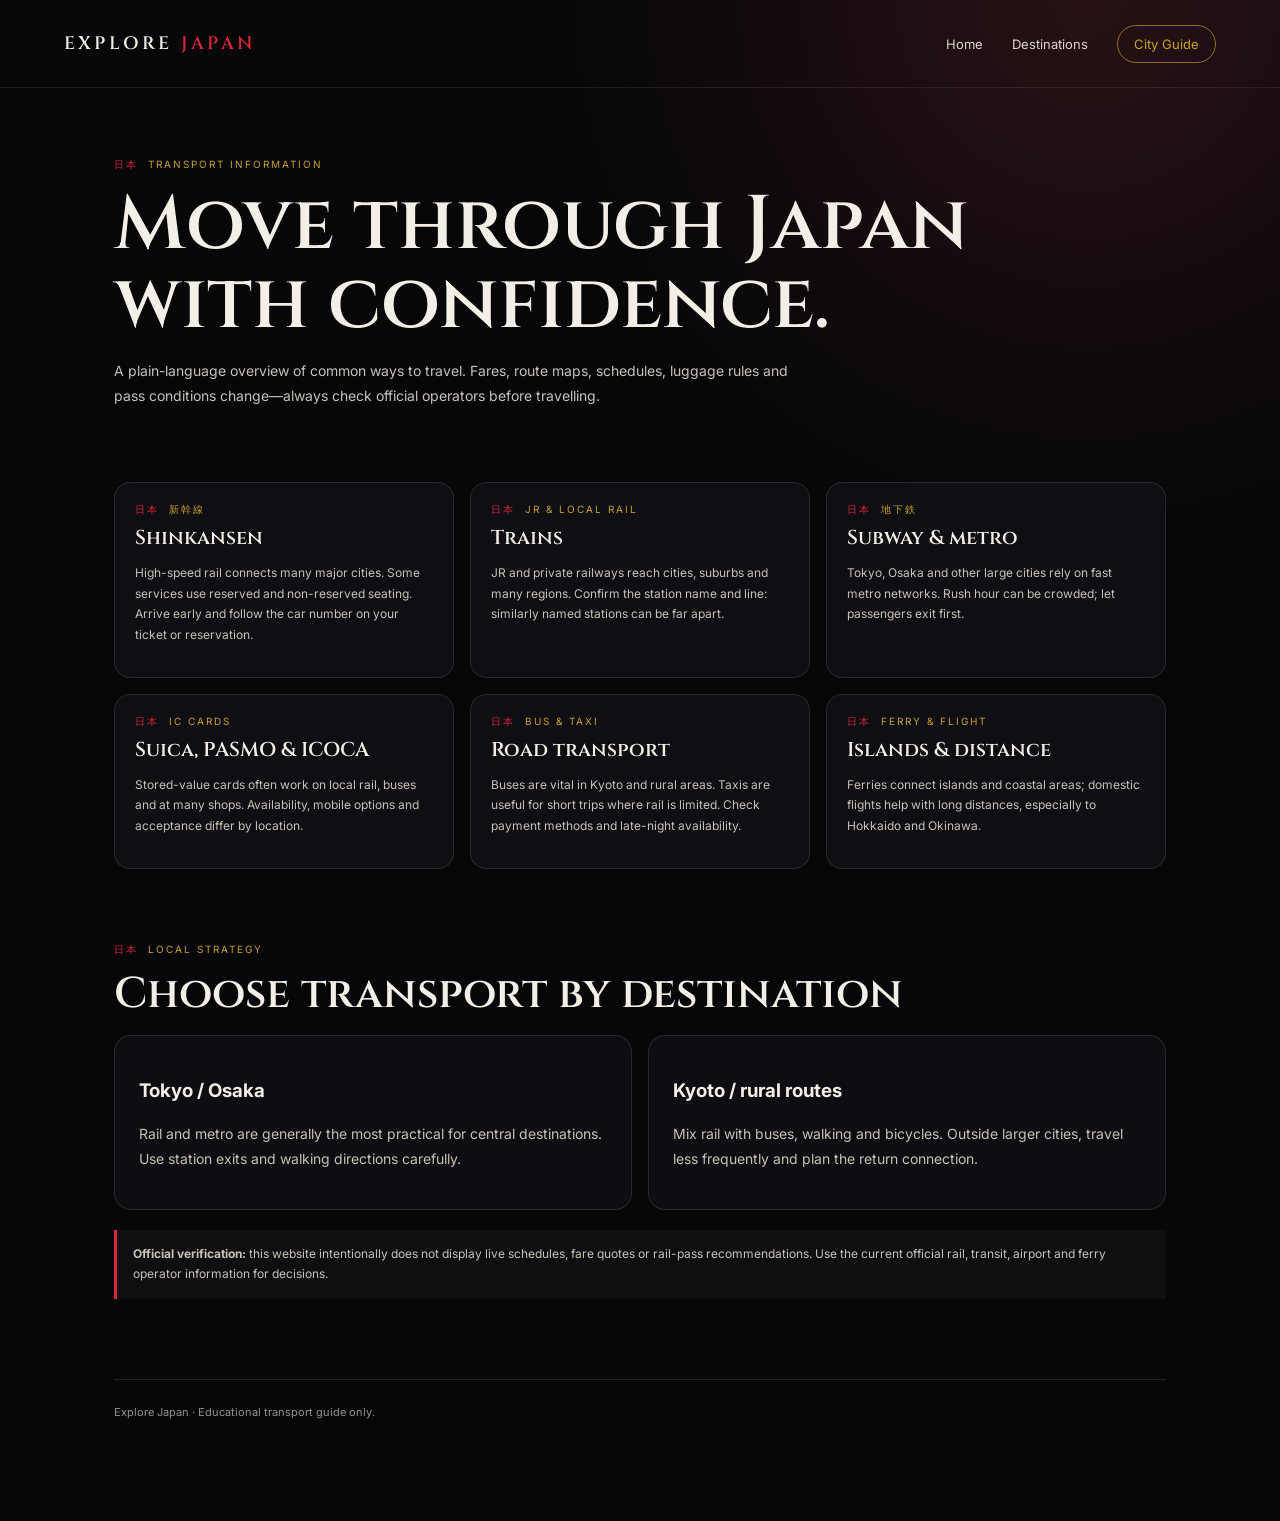
<file: transport.html>
<!doctype html><html lang="en"><head><meta charset="utf-8"><meta name="viewport" content="width=device-width,initial-scale=1"><title>Transport | Explore Japan</title><link rel="preconnect" href="https://fonts.googleapis.com"><link rel="preconnect" href="https://fonts.gstatic.com" crossorigin><link href="https://fonts.googleapis.com/css2?family=Cinzel:wght@500;600;700&family=Inter:wght@400;500;600&display=swap" rel="stylesheet"><link rel="stylesheet" href="info.css"></head><body><nav><a class="brand" href="index.html">EXPLORE <em>JAPAN</em></a><div class="navlinks"><a href="index.html">Home</a><a href="destinations.html">Destinations</a><a class="cta" href="booking.html">City Guide</a></div></nav><main class="wrap"><div class="eyebrow">Transport information</div><h1>Move through Japan<br>with confidence.</h1><p class="intro">A plain-language overview of common ways to travel. Fares, route maps, schedules, luggage rules and pass conditions change—always check official operators before travelling.</p><section class="grid"><article class="card"><div class="eyebrow">新幹線</div><h3>Shinkansen</h3><p>High-speed rail connects many major cities. Some services use reserved and non-reserved seating. Arrive early and follow the car number on your ticket or reservation.</p></article><article class="card"><div class="eyebrow">JR & local rail</div><h3>Trains</h3><p>JR and private railways reach cities, suburbs and many regions. Confirm the station name and line: similarly named stations can be far apart.</p></article><article class="card"><div class="eyebrow">地下鉄</div><h3>Subway & metro</h3><p>Tokyo, Osaka and other large cities rely on fast metro networks. Rush hour can be crowded; let passengers exit first.</p></article><article class="card"><div class="eyebrow">IC cards</div><h3>Suica, PASMO & ICOCA</h3><p>Stored-value cards often work on local rail, buses and at many shops. Availability, mobile options and acceptance differ by location.</p></article><article class="card"><div class="eyebrow">Bus & taxi</div><h3>Road transport</h3><p>Buses are vital in Kyoto and rural areas. Taxis are useful for short trips where rail is limited. Check payment methods and late-night availability.</p></article><article class="card"><div class="eyebrow">Ferry & flight</div><h3>Islands & distance</h3><p>Ferries connect islands and coastal areas; domestic flights help with long distances, especially to Hokkaido and Okinawa.</p></article></section><section><div class="eyebrow">Local strategy</div><h2>Choose transport by destination</h2><div class="two"><div class="dark-card"><h3>Tokyo / Osaka</h3><p class="intro">Rail and metro are generally the most practical for central destinations. Use station exits and walking directions carefully.</p></div><div class="dark-card"><h3>Kyoto / rural routes</h3><p class="intro">Mix rail with buses, walking and bicycles. Outside larger cities, travel less frequently and plan the return connection.</p></div></div></section><div class="notice"><strong>Official verification:</strong> this website intentionally does not display live schedules, fare quotes or rail-pass recommendations. Use the current official rail, transit, airport and ferry operator information for decisions.</div><div class="footer">Explore Japan · Educational transport guide only.</div></main></body></html>
</file>
<file: info.css>
:root{--bg:#07070a;--ink:#f4efe6;--red:#d7263d;--gold:#c9a227;--muted:#c8c1b7;--card:#121116cc}*{box-sizing:border-box}html{scroll-behavior:smooth}body{margin:0;background:radial-gradient(circle at 85% 0,#271114,transparent 28%),var(--bg);color:var(--ink);font-family:Inter,Arial,sans-serif}nav{height:88px;display:flex;align-items:center;justify-content:space-between;max-width:1280px;padding:0 5vw;margin:auto;border-bottom:1px solid #f4efe615}.brand{font:600 18px Cinzel,serif;letter-spacing:.18em;color:var(--ink);text-decoration:none}.brand em{font-style:normal;color:var(--red)}.navlinks{display:flex;gap:29px;align-items:center}.navlinks a{font-size:13px;color:#ddd7cd;text-decoration:none}.navlinks a:hover,.navlinks .active{color:var(--gold)}.navlinks .cta{border:1px solid #c9a227aa;border-radius:999px;padding:10px 16px;color:var(--gold)}.wrap{max-width:1180px;margin:auto;padding:70px 5vw 100px}.eyebrow{color:var(--gold);font-size:10px;letter-spacing:.2em;text-transform:uppercase}.eyebrow:before{content:'日本';color:var(--red);margin-right:10px}h1{font:600 clamp(40px,6vw,76px)/1.04 Cinzel,serif;margin:14px 0}h2{font:600 clamp(27px,4vw,43px) Cinzel,serif;margin:8px 0 12px}.intro{color:var(--muted);line-height:1.8;max-width:700px;font-size:14px}.jump,.filters{display:flex;gap:8px;flex-wrap:wrap;margin:31px 0}.pill,.filter{border:1px solid #f4efe62b;border-radius:999px;background:#ffffff08;color:var(--ink);padding:10px 14px;text-decoration:none;font:600 11px Inter;cursor:pointer}.pill:hover,.filter.active,.filter:hover{background:var(--red);border-color:var(--red)}section{margin-top:74px;scroll-margin-top:30px}.grid{display:grid;grid-template-columns:repeat(3,1fr);gap:16px}.card{background:var(--card);border:1px solid #f4efe61d;border-radius:16px;padding:20px;backdrop-filter:blur(10px);transition:.25s}.card:hover{transform:translateY(-4px);border-color:#c9a227a0}.card h3{font:600 20px Cinzel,serif;margin:7px 0}.card p,.card li{color:var(--muted);font-size:12px;line-height:1.7}.card ul{padding-left:16px;margin:10px 0}.tag{display:inline-block;border:1px solid #f4efe633;color:var(--gold);font-size:10px;border-radius:999px;padding:5px 8px;margin:3px 3px 0 0}.dark-card{background:#0e0d11;border:1px solid #f4efe620;border-radius:17px;padding:24px}.two{display:grid;grid-template-columns:1fr 1fr;gap:16px}.notice{margin-top:20px;border-left:3px solid var(--red);padding:14px 16px;background:#ffffff08;color:var(--muted);font-size:12px;line-height:1.7}.faq{border-top:1px solid #f4efe61d}.faq details{padding:15px 2px;border-bottom:1px solid #f4efe61d}.faq summary{cursor:pointer;font-size:13px;font-weight:600}.faq p{color:var(--muted);font-size:12px;line-height:1.7}.footer{margin-top:80px;padding-top:24px;border-top:1px solid #f4efe61c;color:#989188;font-size:11px;line-height:1.6}.back{position:fixed;right:18px;bottom:18px;border:1px solid #c9a22777;background:#0d0c10;color:var(--gold);padding:10px 13px;border-radius:999px;text-decoration:none;font-size:12px}@media(max-width:860px){.grid{grid-template-columns:repeat(2,1fr)}.navlinks{gap:14px}.navlinks a:not(.cta){display:none}}@media(max-width:560px){nav{height:72px}.brand{font-size:15px}.wrap{padding:42px 17px 80px}.grid,.two{grid-template-columns:1fr}h1{font-size:43px}section{margin-top:52px}.navlinks .cta{font-size:11px;padding:9px 12px}}
</file>
